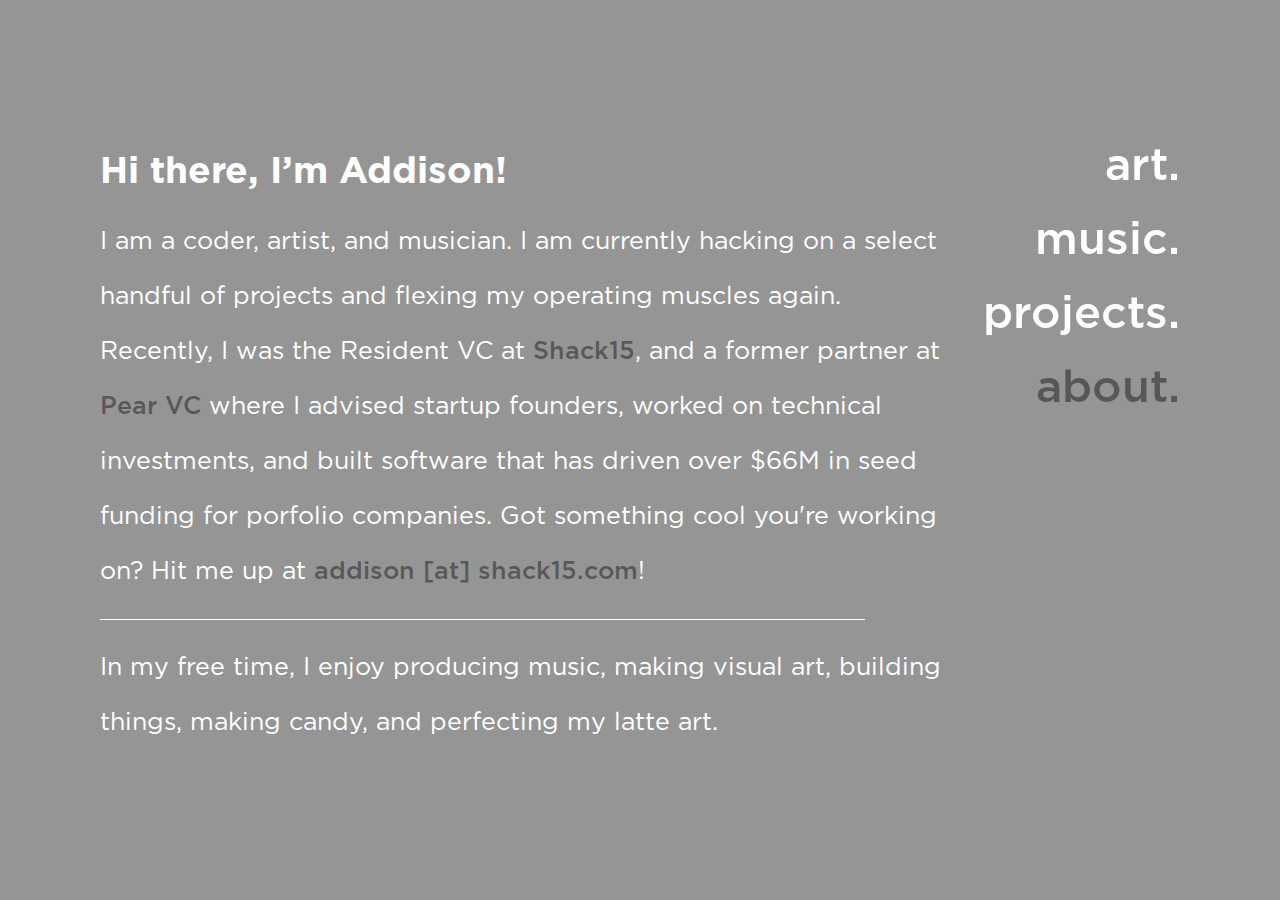
<file: about.html>
<!DOCTYPE html>
<html>
    <head>
        <title>ADDISON LEONG - ABOUT</title>
        <link rel="stylesheet" href="styles/page.css" />
        <link rel="stylesheet" href="styles/about.css" />
        <link rel="stylesheet" href="styles/shared.css" />
        <link rel="stylesheet" href="styles/mobile/page.css" />
        <link rel="stylesheet" href="styles/mobile/about.css" />
    </head>
    <body id="about" class="page">
        <div id="mobile-menu-container">
            <input type="checkbox">
            <div class="toggle">
                <img src="assets/hamburger.svg" />
            </div>
            <div id="mobile-menu">
                <a href="/" id="home-button">home</a>
                <a href="art" id="art-button">art</a>
                <a href="music" id="music-button">music</a>
                <a href="projects" id="projects-button">projects</a>
                <a href="about" id="about-button">about</a>
                <!-- <a href="https://blog.addisonleong.com" id="blog-button">blog</a> -->
            </div>
        </div>
        <div id="menu">
            <a href="art" id="art-button">art.</a>
            <a href="music" id="music-button">music.</a>
            <a href="projects" id="projects-button">projects.</a>
            <a href="about" id="about-button">about.</a>
            <!-- <a href="https://blog.addisonleong.com" id="blog-button">blog.</a> -->
        </div>
        <div id="about-content">
            <div id="info">
                <h1>Hi there, I’m Addison!</h1>
                <p>
                    I am a coder, artist, and musician. I am currently hacking on a select handful of projects and flexing my operating muscles again. Recently, I was the Resident VC at <a href="https://www.shack15.com/" target="_blank">Shack15</a>, and a former partner at <a href="https://pear.vc" target="_blank">Pear VC</a> where I advised startup founders, worked on technical investments, and built software that has driven over $66M in seed funding for porfolio companies. Got something cool you're working on? Hit me up at <a href="mailto:addison@shack15.com">addison [at] shack15.com</a>!
                </p>
                <div class="line"></div>
                <p>
                    In my free time, I enjoy producing music, making visual art, building things, making candy, and perfecting my latte art.
                </p>
            </div>
        </div>
    </body>
</html>
</file>
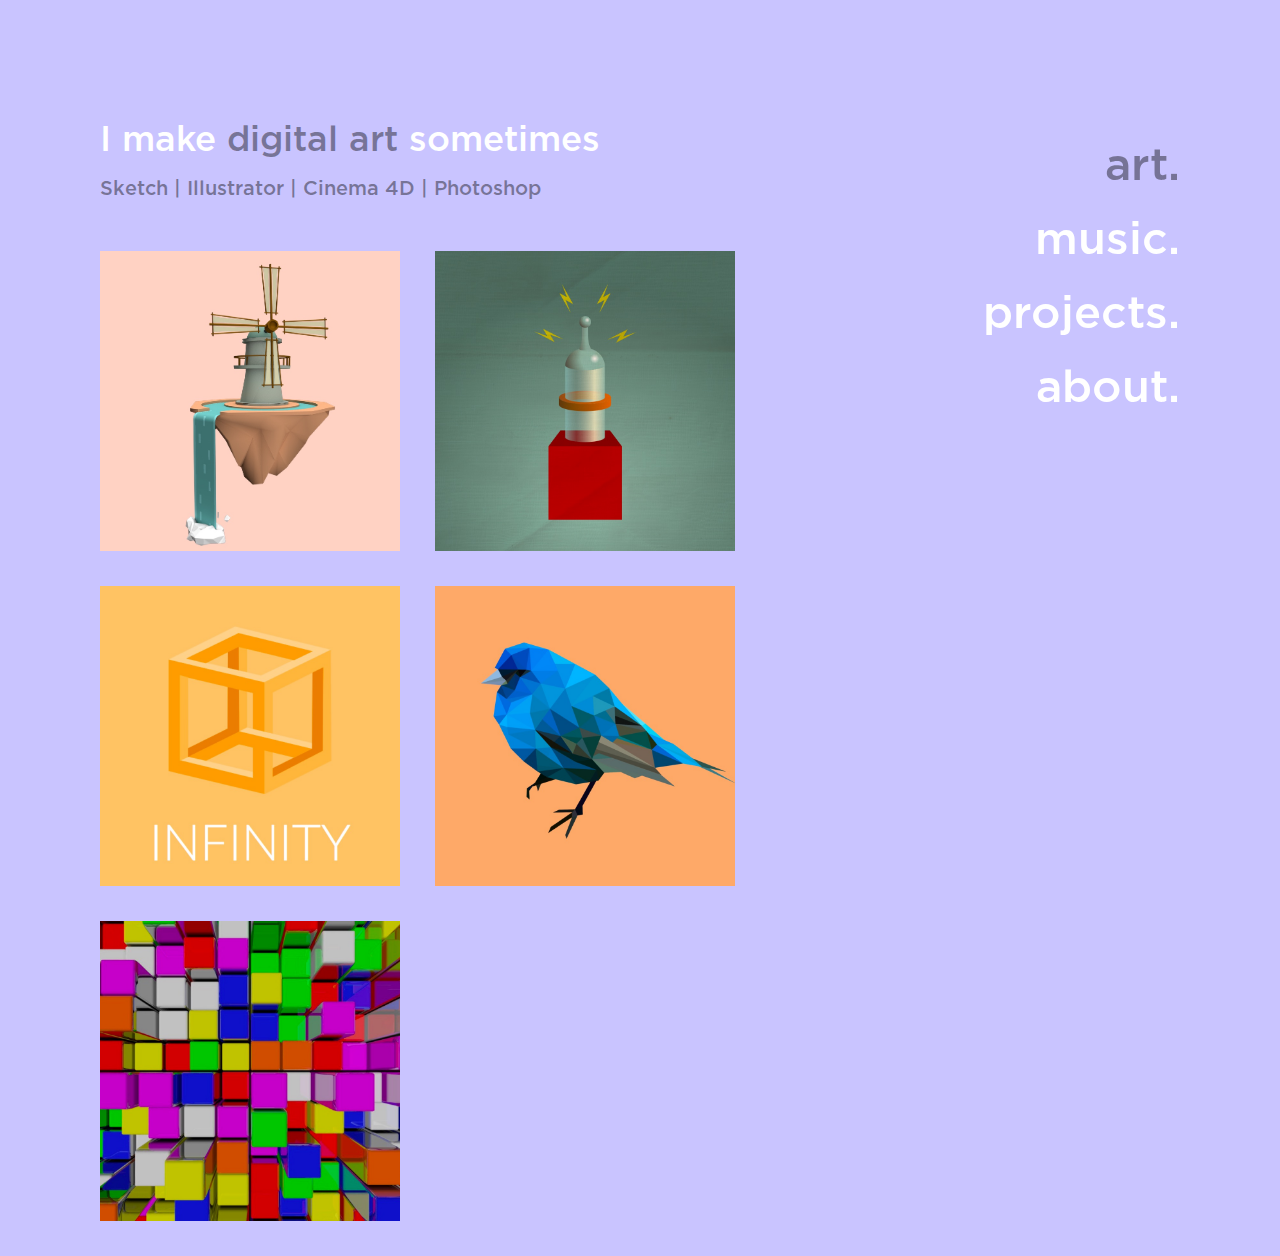
<file: art.html>
<!DOCTYPE html>
<html>
    <head>
        <title>ADDISON LEONG - ART</title>
        <link rel="stylesheet" href="styles/page.css" />
        <link rel="stylesheet" href="styles/shared.css" />
        <link rel="stylesheet" href="styles/mobile/page.css" />
        <link rel="shortcut icon" href="assets/icon.png" type="image/png" />
    </head>
    <body id="art" class="page">
        <div id="mobile-menu-container">
            <input type="checkbox">
            <div class="toggle">
                <img src="assets/hamburger.svg" />
            </div>
            <div id="mobile-menu">
                <a href="/" id="home-button">home</a>
                <a href="art" id="art-button">art</a>
                <a href="music" id="music-button">music</a>
                <a href="projects" id="projects-button">projects</a>
                <a href="about" id="about-button">about</a>
                <!-- <a href="https://blog.addisonleong.com" id="blog-button">blog</a> -->
            </div>
        </div>
        <div id="menu">
            <a href="art" id="art-button">art.</a>
            <a href="music" id="music-button">music.</a>
            <a href="projects" id="projects-button">projects.</a>
            <a href="about" id="about-button">about.</a>
            <!-- <a href="https://blog.addisonleong.com" id="blog-button">blog.</a> -->
        </div>
        <div id="content">
            <div id="callout">
                <h1>I make <em>digital art</em> sometimes</h1>
                <h2>Sketch | Illustrator | Cinema 4D | Photoshop</h2>
            </div>
            <div id="portfolio">
                <div class="item"><img src="./assets/images/art/waterfall.jpg" /></div>
<div class="item"><img src="./assets/images/art/invention1.jpg" /></div>
<div class="item"><img src="./assets/images/art/infinity1.jpg" /></div>
<div class="item"><img src="./assets/images/art/bird1.jpg" /></div>
<div class="item"><img src="./assets/images/art/greebles.jpg" /></div>
            </div>
        </div>
        <div id="modal">
            {{MODALS}}
            <div id="modal-background" onclick="closeModal()"></div>
        </div>
        <script>
            function openModal(id) {
                document.querySelector("#modal").style.display = "flex";
                Array.from(document.querySelectorAll(".modal-item")).map(x => x.style.display = "none");
                document.querySelector(`#${id}`).style.display = "flex";
            }
            function closeModal() {
                document.querySelector("#modal").style.display = "none";
            }
        </script>
    </body>
</html>
</file>
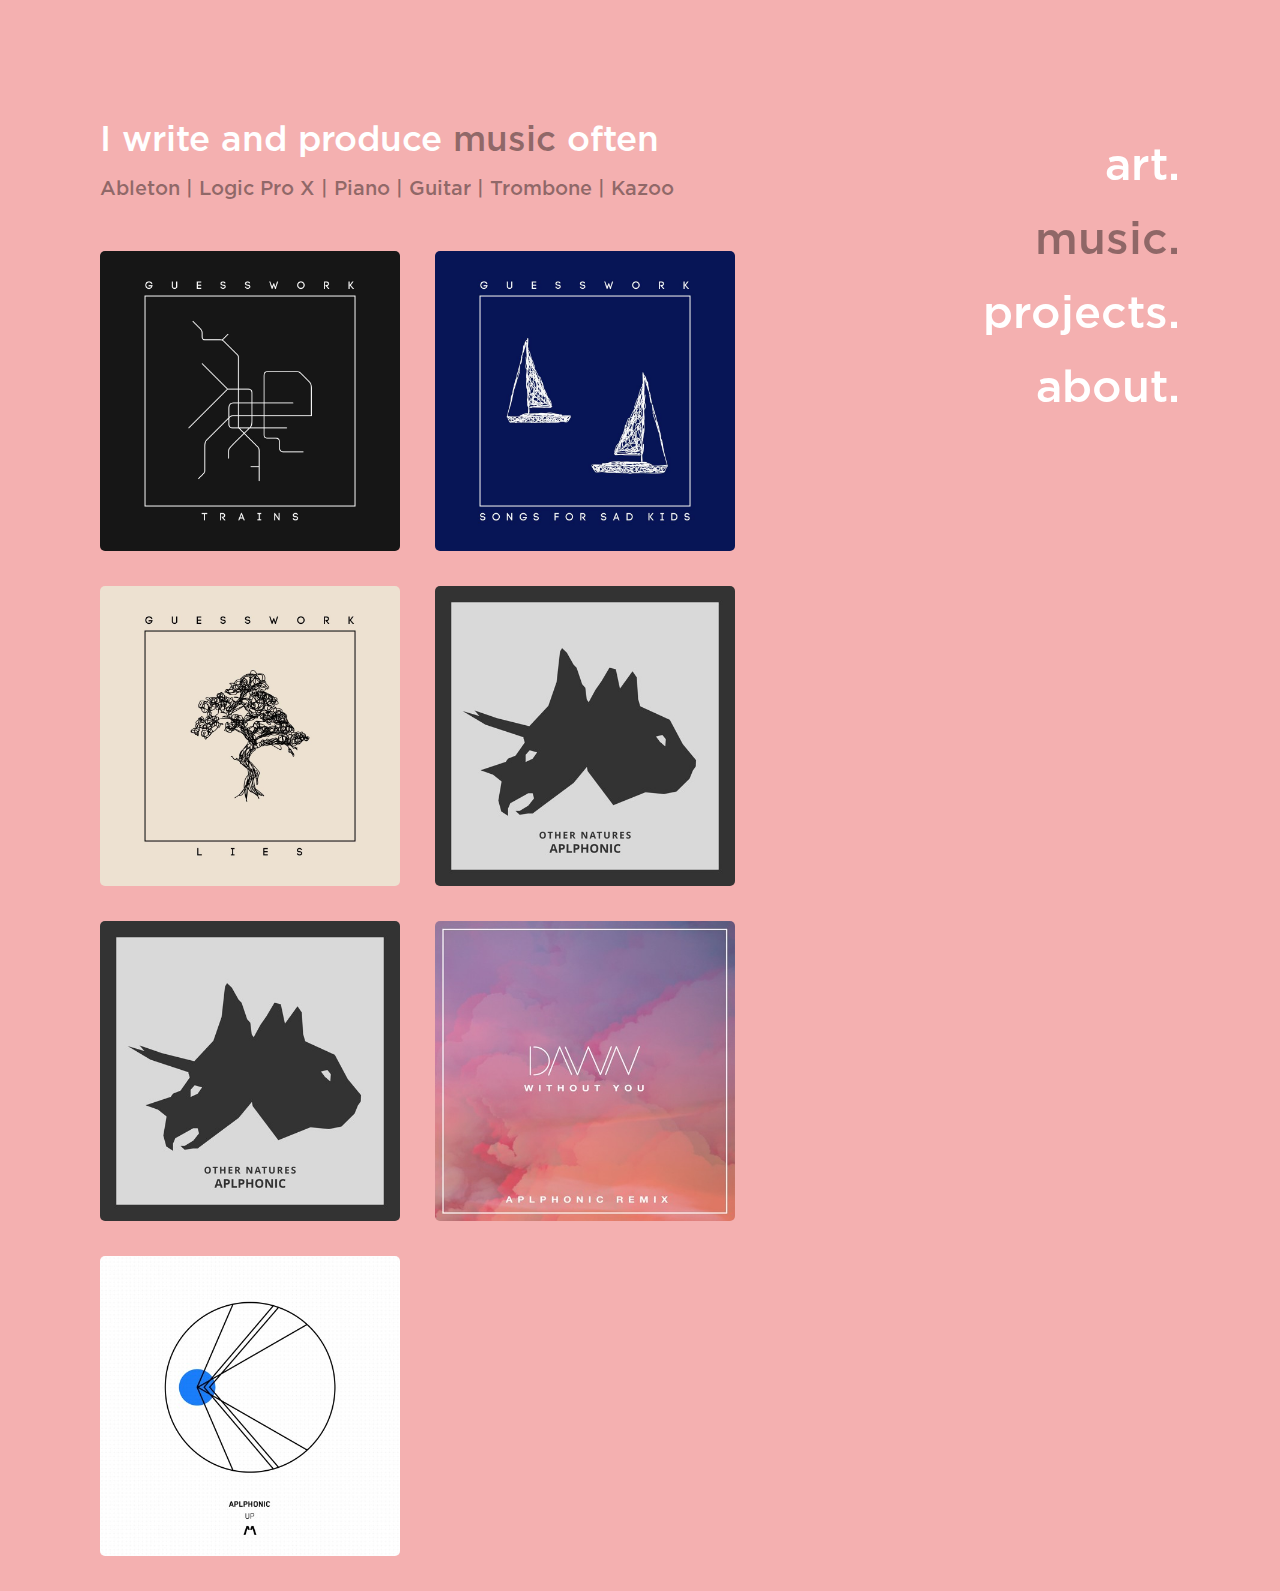
<file: music.html>
<!DOCTYPE html>
<html>
    <head>
        <title>ADDISON LEONG - MUSIC</title>
        <link rel="stylesheet" href="styles/page.css" />
        <link rel="stylesheet" href="styles/shared.css" />
        <link rel="stylesheet" href="styles/mobile/page.css" />
        <link rel="shortcut icon" href="assets/icon.png" type="image/png" />
    </head>
    <body id="music" class="page">
        <div id="mobile-menu-container">
            <input type="checkbox">
            <div class="toggle">
                <img src="assets/hamburger.svg" />
            </div>
            <div id="mobile-menu">
                <a href="/" id="home-button">home</a>
                <a href="art" id="art-button">art</a>
                <a href="music" id="music-button">music</a>
                <a href="projects" id="projects-button">projects</a>
                <a href="about" id="about-button">about</a>
                <!-- <a href="https://blog.addisonleong.com" id="blog-button">blog</a> -->
            </div>
        </div>
        <div id="menu">
            <a href="art" id="art-button">art.</a>
            <a href="music" id="music-button">music.</a>
            <a href="projects" id="projects-button">projects.</a>
            <a href="about" id="about-button">about.</a>
            <!-- <a href="https://blog.addisonleong.com" id="blog-button">blog.</a> -->
        </div>
        <div id="content">
            <div id="callout">
                <h1>I write and produce <em>music</em> often</h1>
                <h2>Ableton | Logic Pro X | Piano | Guitar | Trombone | Kazoo</h2>
            </div>
            <div id="portfolio">
                <a href="https://open.spotify.com/track/22gSu9WnTuxzLxy8sBUPer?si=35dffc4c1dfb4950" target="blank"><div class="item" style="background-image: url(./assets/images/music/trains.jpg);"></div></a>
<a href="https://open.spotify.com/album/5xLsh4vtYgGYXBYsqW1jl5?si=x6uPWvM6TsOfBd8tlyAWKA" target="blank"><div class="item" style="background-image: url(./assets/images/music/songsforsadkids.jpg);"></div></a>
<a href="https://open.spotify.com/track/0jL8xJAliRK6xUQvwru1hc?si=9a63b515ff9a4e86" target="blank"><div class="item" style="background-image: url(./assets/images/music/lies.jpg);"></div></a>
<a href="https://soundcloud.com/aplphonic/other-natures-feat-kqt" target="blank"><div class="item" style="background-image: url(./assets/images/music/othernatures.jpeg);"></div></a>
<a href="https://soundcloud.com/aplphonic/fade-feat-kqt" target="blank"><div class="item" style="background-image: url(./assets/images/music/othernatures.jpeg);"></div></a>
<a href="https://soundcloud.com/aplphonic/without-you-aplphonic-remix" target="blank"><div class="item" style="background-image: url(./assets/images/music/withoutyouremix.jpeg);"></div></a>
<a href="https://soundcloud.com/aplphonic/up-original-mix" target="blank"><div class="item" style="background-image: url(./assets/images/music/up.jpeg);"></div></a>
            </div>
        </div>
        <div id="modal">
            {{MODALS}}
            <div id="modal-background" onclick="closeModal()"></div>
        </div>
        <script>
            function openModal(id) {
                document.querySelector("#modal").style.display = "flex";
                Array.from(document.querySelectorAll(".modal-item")).map(x => x.style.display = "none");
                document.querySelector(`#${id}`).style.display = "flex";
            }
            function closeModal() {
                document.querySelector("#modal").style.display = "none";
            }
        </script>
    </body>
</html>
</file>
<file: styles/page.css>
@keyframes page-transition {
    0% { transform: translate(50%, 0); }
    100% { transform: translate(0, 0); }
}

body {
    animation: page-transition 0.5s ease-in;
}

#content {
    padding: 120px 0 0 100px;
}

#content #callout h1 {
    color: #FFFFFF;
    font-family: "Gotham", sans-serif;
    font-size: 35px;
    font-weight: 500;
    margin: 0;
}

#content #callout h1 em {
    color: rgba(0, 0, 0, 0.41);
    font-style: normal;
}

#content #callout h2 {
    color: rgba(0, 0, 0, 0.41);
    font-family: "Gotham", sans-serif;
    font-size: 20px;
    font-weight: 500;
    margin: 15px 0 0 0;
}

.page {
    align-items: center;
    background: #FFD2C4;
    /* display: flex; */
    height: 100vh;
    justify-content: center;
    width: 100%;
}

#portfolio {
    display: flex;
    flex-wrap: wrap;
    margin: 50px 0 0 0;
    padding: 0 300px 0 0;
    /* max-width: calc(300px + 300px + 300px + 35px + 35px + 35px); */
}

#portfolio .item {
    background: rgba(0, 0, 0, 0.41);
    background-position: center;
    background-size: cover;
    border-radius: 5px;
    cursor: pointer;
    height: 300px;
    margin: 0 35px 35px 0;
    width: 300px;
}

#portfolio .item img {
    height: 100%;
    object-fit: cover;
    width: 100%;
}

#art {
    background: #C9C4FF;
}

#music {
    background: #F4B0B0;
}

#projects {
    background: #BADAFD;
}

#art #art-button {
    color: rgba(0, 0, 0, 0.41);
}

#music #music-button {
    color: rgba(0, 0, 0, 0.41);
}

#projects #projects-button {
    color: rgba(0, 0, 0, 0.41);
}

#about #about-button {
    color: rgba(0, 0, 0, 0.41);
}
</file>
<file: styles/about.css>
#about {
    background: #959595;
}

#about-content {
    align-items: center;
    display: flex;
    height: 100vh;
    padding: 0;
    padding: 0 300px 0 100px;
}

#info {
    max-width: 850px;
}

#info h1 {
    color: #FFFFFF;
    font-family: "Gotham", sans-serif;
    font-size: 37px;
    font-weight: 700;
    margin: 0 0 20px 0;
}

#info p {
    color: #FFFFFF;
    font-family: "Gotham", sans-serif;
    font-size: 25px;
    font-weight: 400;
    line-height: 55px;
    margin: 0;
}

#info p a, #info p em {
    color: rgba(0, 0, 0, 0.41);
    font-style: normal;
    font-weight: 500;
    text-decoration: none;
}

.line {
    background: #FFFFFF;
    height: 1px;
    margin: 20px 0;
    width: 90%;
}
</file>
<file: styles/shared.css>
@font-face {
    font-family: "Gotham";
    font-weight: 100;
    src: url(../assets/fonts/Gotham-Thin.otf);
}

@font-face {
    font-family: "Gotham";
    font-weight: 200;
    src: url(../assets/fonts/Gotham-XLight.otf);
}

@font-face {
    font-family: "Gotham";
    font-weight: 300;
    src: url(../assets/fonts/Gotham-Light.otf);
}

@font-face {
    font-family: "Gotham";
    font-weight: 400;
    src: url(../assets/fonts/Gotham-Book.otf);
}

@font-face {
    font-family: "Gotham";
    font-weight: 500;
    src: url(../assets/fonts/Gotham-Medium.otf);
}

@font-face {
    font-family: "Gotham";
    font-weight: 700;
    src: url(../assets/fonts/Gotham-Bold.otf);
}

@font-face {
    font-family: "Gotham";
    font-weight: 900;
    src: url(../assets/fonts/Gotham-Black.otf);
}

@font-face {
    font-family: "Gotham";
    font-weight: 950;
    src: url(../assets/fonts/Gotham-Ultra.otf);
}

html, body {
    margin: 0;
}

#menu {
    display: flex;
    flex-direction: column;
    padding: 130px 100px 0 0;
    position: fixed;
    right: 0;
    text-align: right;
    top: 0;
}

#menu a {
    color: #FFFFFF;
    cursor: pointer;
    font-family: "Gotham", sans-serif;
    font-size: 45px;
    font-weight: 500;
    padding: 10px 0;
    text-decoration: none;
}

#menu a:hover {
    color: rgba(0, 0, 0, 0.41);
}

#mobile-menu-container {
    display: none;
}

#modal {
    align-items: center;
    display: none;
    height: 100vh;
    justify-content: center;
    left: 0;
    position: fixed;
    top: 0;
    width: 100%;
    z-index: 100;
}

#modal-background {
    background: #00000099;
    height: 100vh;
    left: 0;
    position: absolute;
    top: 0;
    width: 100%;
}

.modal-item {
    align-items: center;
    display: none;
    background: #FFFFFF;
    border-radius: 10px;
    flex-direction: column;
    justify-content: center;
    max-width: 700px;
    padding: 30px 50px;
    width: calc(100% - 100px - 50px);
    z-index: 5;
}

.modal-item h1 {
    color: #BADAFD;
    font-family: "Gotham", sans-serif;
    font-size: 40px;
    font-weight: 600;
    margin: 0;
    padding-bottom: 20px;
    text-align: center;
    text-transform: uppercase;
}

.modal-item h2 {
    color: #AFAFAF;
    font-family: "Gotham", sans-serif;
    font-size: 20px;
    font-weight: 500;
    margin: 0;
    padding-bottom: 20px;
    text-align: center;
}

.modal-item img, .modal-item video {
    border-radius: 10px;
    max-height: 250px;
    object-fit: contain;
    overflow: hidden;
    /* width: 90%; */
}
</file>
<file: styles/mobile/page.css>
@media screen and (max-width: 1000px) {
    #menu {
        display: none;
    }

    #mobile-menu-container {
        display: flex;
        position: fixed;
        right: 50px;
        top: 50px;
    }

    #mobile-menu-container input {
        cursor: pointer;
        height: 50px;
        opacity: 0;
        position: absolute;
        right: 0;
        top: 0;
        width: 50px;
        z-index: 100;
    }

    #mobile-menu-container input + .toggle {
        height: 50px;
        width: 50px;
        z-index: 3;
    }

    #mobile-menu-container input + .toggle img {
        height: 100%;
        width: 100%;
    }

    #mobile-menu-container input:checked + .toggle + #mobile-menu {
        display: flex;
    }

    @keyframes open-menu {
        0% { transform: translate(0, -100vh); }
        100% { transform: translate(0, 0); }
    }
    
    #mobile-menu {
        align-items: center;
        animation: open-menu 0.5s ease-in;
        background: #FFD2C4;
        display: none;
        flex-direction: column;
        height: 100vh;
        justify-content: center;
        left: 0;
        /* padding: calc(75px + 75px + 75px) 0 0 0; */
        position: fixed;
        top: 0;
        width: 100%;
    }

    #mobile-menu a {
        color: #FFFFFF;
        cursor: pointer;
        font-family: "Gotham", sans-serif;
        font-size: 75px;
        font-weight: 500;
        padding: 10px 0;
        text-decoration: none;
    }

    #content {
        padding: 120px 50px 0 50px;
    }
    
    #portfolio {
        display: grid;
        flex-wrap: wrap;
        gap: 30px;
        grid-template-columns: repeat(auto-fill, minmax(400px, 1fr));;
        margin: 50px 0 0 0;
        padding: 0 0 0 0;
        /* max-width: calc(300px + 300px + 300px + 35px + 35px + 35px); */
    }
    
    #portfolio .item {
        background: rgba(0, 0, 0, 0.41);
        background-position: center;
        background-size: cover;
        border-radius: 5px;
        display: grid;
        height: auto;
        /* height: 40vw; */
        margin: 0;
        /* padding: 30px; */
        /* margin: 0 35px 35px 0; */
        width: auto;
    }

    #portfolio .item::before {
        content: "";
        padding-bottom: 100%;
        display: block;
    }

    #portfolio .item::before, #portfolio .item img {
        grid-area: 1 / 1 / 2 / 2;
    }

    #portfolio .item img {
        height: 100%;
        object-fit: cover;
        width: 100%;
    }
}

@media screen and (max-device-width: 800px) {
    #mobile-menu a {
        color: #FFFFFF;
        cursor: pointer;
        font-family: "Gotham", sans-serif;
        font-size: 90px;
        font-weight: 500;
        padding: 15px 0;
        text-decoration: none;
    }

    #mobile-menu-container input {
        height: 75px;
        width: 75px;
    }

    #mobile-menu-container input + .toggle {
        height: 75px;
        width: 75px;
    }

    #content {
        padding: 200px 50px 0 50px;
    }
    
    #content #callout h1 {
        font-size: 50px;
    }
    
    #content #callout h2 {
        color: rgba(0, 0, 0, 0.41);
        font-family: "Gotham", sans-serif;
        font-size: 30px;
        font-weight: 500;
        margin: 15px 0 0 0;
    }
}
</file>
<file: styles/mobile/about.css>
@media screen and (max-width: 1000px) {
    #about-content {
        align-items: center;
        display: block;
        height: calc(100vh - 200px);
        padding: 200px 100px 0 100px;
    }
}

@media screen and (max-device-width: 800px) {
    #info {
        max-width: 100%;
    }
    
    #info h1 {
        color: #FFFFFF;
        font-family: "Gotham", sans-serif;
        font-size: 60px;
        font-weight: 700;
        margin: 0 0 20px 0;
    }
    
    #info p {
        color: #FFFFFF;
        font-family: "Gotham", sans-serif;
        font-size: 45px;
        font-weight: 400;
        line-height: 75px;
        margin: 0;
        text-align: justify;
    }
    
    .line {
        background: #FFFFFF;
        height: 2px;
        margin: 40px auto;
        width: 70%;
    }
}
</file>
